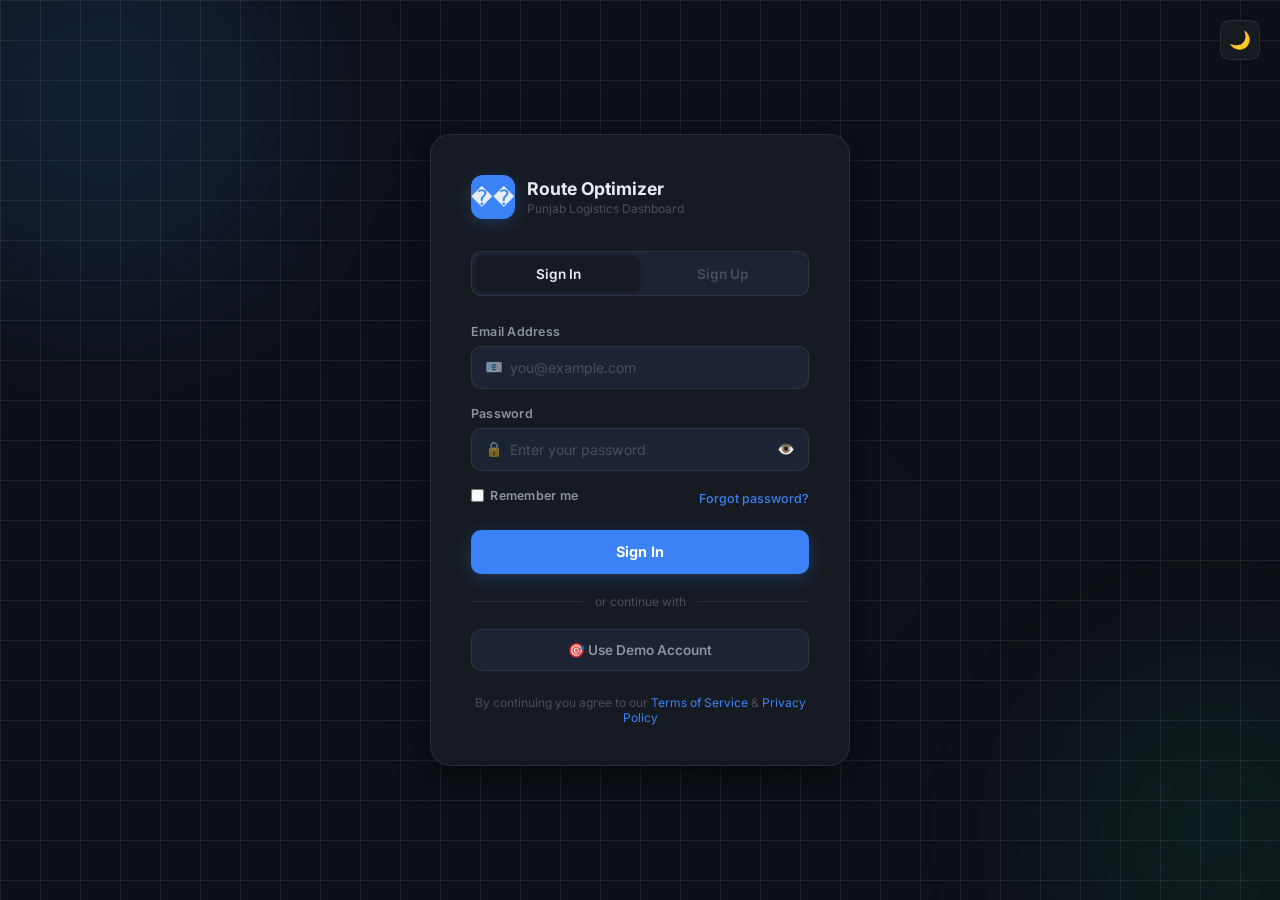
<file: templates/auth.html>
﻿<!DOCTYPE html>
<html lang="en" id="htmlRoot">
<head>
    <meta charset="UTF-8">
    <meta name="viewport" content="width=device-width, initial-scale=1.0">
    <title>Sign In — Route Optimizer</title>
    <link href="https://fonts.googleapis.com/css2?family=Inter:wght@400;500;600;700;800&display=swap" rel="stylesheet">
    <style>
        /* ── Theme Variables ── */
        :root {
            --bg-base:      #0d1117;
            --bg-surface:   #161b22;
            --bg-card:      #21262d;
            --bg-elevated:  #1c2333;
            --brand:        #3b82f6;
            --brand-hover:  #2563eb;
            --brand-glow:   rgba(59,130,246,0.25);
            --accent:       #10b981;
            --danger:       #ef4444;
            --text-primary: #e6edf3;
            --text-secondary:#8b949e;
            --text-muted:   #484f58;
            --border:       rgba(255,255,255,0.08);
            --border-hover: rgba(255,255,255,0.16);
            --shadow-lg:    0 8px 32px rgba(0,0,0,0.6);
            --transition:   all 0.25s cubic-bezier(0.4,0,0.2,1);
        }
        [data-theme="light"] {
            --bg-base:      #f0f4f8;
            --bg-surface:   #ffffff;
            --bg-card:      #ffffff;
            --bg-elevated:  #f6f8fa;
            --brand:        #0969da;
            --brand-hover:  #0550ae;
            --brand-glow:   rgba(9,105,218,0.15);
            --accent:       #1a7f37;
            --danger:       #cf222e;
            --text-primary: #1f2328;
            --text-secondary:#656d76;
            --text-muted:   #8c959f;
            --border:       rgba(31,35,40,0.15);
            --border-hover: rgba(31,35,40,0.28);
            --shadow-lg:    0 8px 32px rgba(31,35,40,0.18);
        }

        *, *::before, *::after { margin:0; padding:0; box-sizing:border-box; }

        body {
            font-family: 'Inter', sans-serif;
            background: var(--bg-base);
            color: var(--text-primary);
            min-height: 100vh;
            display: flex;
            align-items: center;
            justify-content: center;
            transition: background 0.3s ease, color 0.3s ease;
            position: relative;
            overflow: hidden;
        }

        /* Animated background grid */
        body::before {
            content: '';
            position: fixed;
            inset: 0;
            background-image:
                linear-gradient(var(--border) 1px, transparent 1px),
                linear-gradient(90deg, var(--border) 1px, transparent 1px);
            background-size: 40px 40px;
            pointer-events: none;
            z-index: 0;
        }

        /* Glowing orbs */
        .orb {
            position: fixed;
            border-radius: 50%;
            filter: blur(80px);
            pointer-events: none;
            z-index: 0;
            animation: float 8s ease-in-out infinite;
        }
        .orb-1 { width:400px; height:400px; background:rgba(59,130,246,0.12); top:-100px; left:-100px; animation-delay:0s; }
        .orb-2 { width:300px; height:300px; background:rgba(16,185,129,0.08); bottom:-80px; right:-80px; animation-delay:3s; }
        .orb-3 { width:200px; height:200px; background:rgba(168,85,247,0.08); top:50%; left:50%; animation-delay:6s; }

        @keyframes float {
            0%,100% { transform: translateY(0) scale(1); }
            50%      { transform: translateY(-20px) scale(1.05); }
        }

        /* Theme toggle */
        .theme-btn {
            position: fixed;
            top: 1.25rem;
            right: 1.25rem;
            width: 40px; height: 40px;
            border-radius: 10px;
            border: 1px solid var(--border);
            background: var(--bg-surface);
            color: var(--text-secondary);
            font-size: 1.1rem;
            cursor: pointer;
            display: flex; align-items: center; justify-content: center;
            transition: var(--transition);
            z-index: 100;
        }
        .theme-btn:hover { border-color: var(--brand); color: var(--brand); transform: scale(1.05); }

        /* Card */
        .auth-card {
            position: relative;
            z-index: 10;
            width: 100%;
            max-width: 420px;
            background: var(--bg-surface);
            border: 1px solid var(--border);
            border-radius: 20px;
            padding: 2.5rem;
            box-shadow: var(--shadow-lg);
            animation: slideUp 0.4s cubic-bezier(0.4,0,0.2,1);
        }

        @keyframes slideUp {
            from { opacity:0; transform:translateY(24px); }
            to   { opacity:1; transform:translateY(0); }
        }

        /* Logo */
        .logo {
            display: flex;
            align-items: center;
            gap: 0.75rem;
            margin-bottom: 2rem;
        }
        .logo-icon {
            width: 44px; height: 44px;
            background: var(--brand);
            border-radius: 12px;
            display: flex; align-items: center; justify-content: center;
            font-size: 1.3rem;
            box-shadow: 0 4px 16px var(--brand-glow);
            flex-shrink: 0;
        }
        .logo-text h1 { font-size: 1.1rem; font-weight: 700; color: var(--text-primary); }
        .logo-text p  { font-size: 0.75rem; color: var(--text-muted); margin-top: 0.1rem; }

        /* Tabs */
        .tabs {
            display: flex;
            background: var(--bg-elevated);
            border-radius: 10px;
            padding: 4px;
            margin-bottom: 1.75rem;
            border: 1px solid var(--border);
        }
        .tab-btn {
            flex: 1;
            padding: 0.6rem;
            border: none;
            background: transparent;
            color: var(--text-muted);
            font-size: 0.85rem;
            font-weight: 600;
            border-radius: 7px;
            cursor: pointer;
            transition: var(--transition);
            font-family: 'Inter', sans-serif;
        }
        .tab-btn.active {
            background: var(--bg-surface);
            color: var(--text-primary);
            box-shadow: 0 1px 4px rgba(0,0,0,0.3);
        }

        /* Forms */
        .form-panel { display: none; }
        .form-panel.active { display: block; animation: fadeIn 0.25s ease; }

        @keyframes fadeIn { from { opacity:0; } to { opacity:1; } }

        .form-group { margin-bottom: 1.1rem; }

        label {
            display: block;
            font-size: 0.78rem;
            font-weight: 600;
            color: var(--text-secondary);
            margin-bottom: 0.4rem;
            letter-spacing: 0.02em;
        }

        .input-wrap {
            position: relative;
        }
        .input-icon {
            position: absolute;
            left: 0.85rem;
            top: 50%;
            transform: translateY(-50%);
            font-size: 0.9rem;
            pointer-events: none;
            opacity: 0.5;
        }
        input[type="text"],
        input[type="email"],
        input[type="password"] {
            width: 100%;
            padding: 0.75rem 1rem 0.75rem 2.4rem;
            background: var(--bg-elevated);
            border: 1px solid var(--border);
            border-radius: 10px;
            color: var(--text-primary);
            font-size: 0.88rem;
            font-family: 'Inter', sans-serif;
            outline: none;
            transition: var(--transition);
        }
        input::placeholder { color: var(--text-muted); }
        input:focus {
            border-color: var(--brand);
            box-shadow: 0 0 0 3px var(--brand-glow);
        }
        input.error { border-color: var(--danger); box-shadow: 0 0 0 3px rgba(239,68,68,0.15); }

        /* Password toggle */
        .pw-toggle {
            position: absolute;
            right: 0.85rem;
            top: 50%;
            transform: translateY(-50%);
            background: none;
            border: none;
            cursor: pointer;
            font-size: 0.9rem;
            color: var(--text-muted);
            padding: 0;
            transition: var(--transition);
        }
        .pw-toggle:hover { color: var(--text-primary); }

        /* Remember / Forgot row */
        .form-row {
            display: flex;
            justify-content: space-between;
            align-items: center;
            margin-bottom: 1.25rem;
        }
        .remember {
            display: flex;
            align-items: center;
            gap: 0.4rem;
            font-size: 0.78rem;
            color: var(--text-secondary);
            cursor: pointer;
        }
        .remember input { width: auto; padding: 0; }
        .forgot {
            font-size: 0.78rem;
            color: var(--brand);
            text-decoration: none;
            font-weight: 500;
        }
        .forgot:hover { text-decoration: underline; }

        /* Submit button */
        .btn-submit {
            width: 100%;
            padding: 0.85rem;
            background: var(--brand);
            color: #fff;
            border: none;
            border-radius: 10px;
            font-size: 0.9rem;
            font-weight: 700;
            font-family: 'Inter', sans-serif;
            cursor: pointer;
            transition: var(--transition);
            box-shadow: 0 4px 16px var(--brand-glow);
            display: flex;
            align-items: center;
            justify-content: center;
            gap: 0.5rem;
            letter-spacing: 0.01em;
        }
        .btn-submit:hover { background: var(--brand-hover); transform: translateY(-1px); box-shadow: 0 6px 20px var(--brand-glow); }
        .btn-submit:active { transform: translateY(0); }
        .btn-submit:disabled { opacity: 0.6; cursor: not-allowed; transform: none; }

        /* Divider */
        .divider {
            display: flex;
            align-items: center;
            gap: 0.75rem;
            margin: 1.25rem 0;
            color: var(--text-muted);
            font-size: 0.75rem;
        }
        .divider::before, .divider::after {
            content: '';
            flex: 1;
            height: 1px;
            background: var(--border);
        }

        /* Demo login */
        .demo-btn {
            width: 100%;
            padding: 0.75rem;
            background: var(--bg-elevated);
            color: var(--text-secondary);
            border: 1px solid var(--border);
            border-radius: 10px;
            font-size: 0.85rem;
            font-weight: 600;
            font-family: 'Inter', sans-serif;
            cursor: pointer;
            transition: var(--transition);
            display: flex;
            align-items: center;
            justify-content: center;
            gap: 0.5rem;
        }
        .demo-btn:hover { border-color: var(--brand); color: var(--brand); background: var(--bg-card); }

        /* Alert messages */
        .alert {
            padding: 0.75rem 1rem;
            border-radius: 8px;
            font-size: 0.82rem;
            font-weight: 500;
            margin-bottom: 1rem;
            display: none;
            align-items: center;
            gap: 0.5rem;
        }
        .alert.show { display: flex; animation: fadeIn 0.2s ease; }
        .alert-error   { background: rgba(239,68,68,0.1);  border: 1px solid rgba(239,68,68,0.3);  color: #f87171; }
        .alert-success { background: rgba(16,185,129,0.1); border: 1px solid rgba(16,185,129,0.3); color: #34d399; }

        /* Password strength */
        .pw-strength { margin-top: 0.4rem; }
        .pw-strength-bar {
            height: 3px;
            border-radius: 2px;
            background: var(--border);
            overflow: hidden;
            margin-bottom: 0.25rem;
        }
        .pw-strength-fill {
            height: 100%;
            border-radius: 2px;
            transition: width 0.3s ease, background 0.3s ease;
            width: 0%;
        }
        .pw-strength-label { font-size: 0.68rem; color: var(--text-muted); }

        /* Footer */
        .auth-footer {
            text-align: center;
            margin-top: 1.5rem;
            font-size: 0.75rem;
            color: var(--text-muted);
        }
        .auth-footer a { color: var(--brand); text-decoration: none; }
        .auth-footer a:hover { text-decoration: underline; }

        /* Spinner */
        .spinner {
            width: 16px; height: 16px;
            border: 2px solid rgba(255,255,255,0.3);
            border-top-color: #fff;
            border-radius: 50%;
            animation: spin 0.7s linear infinite;
            display: none;
        }
        @keyframes spin { to { transform: rotate(360deg); } }
    </style>
</head>
<body>
    <div class="orb orb-1"></div>
    <div class="orb orb-2"></div>
    <div class="orb orb-3"></div>

    <button class="theme-btn" id="themeBtn" title="Toggle theme">🌙</button>

    <div class="auth-card">
        <!-- Logo -->
        <div class="logo">
            <div class="logo-icon">��</div>
            <div class="logo-text">
                <h1>Route Optimizer</h1>
                <p>Punjab Logistics Dashboard</p>
            </div>
        </div>

        <!-- Tabs -->
        <div class="tabs">
            <button class="tab-btn active" id="tabSignIn" onclick="switchTab('signin')">Sign In</button>
            <button class="tab-btn"        id="tabSignUp" onclick="switchTab('signup')">Sign Up</button>
        </div>

        <!-- Alert -->
        <div class="alert alert-error"   id="alertError">  <span>⚠️</span> <span id="alertErrorMsg"></span></div>
        <div class="alert alert-success" id="alertSuccess"><span>✅</span> <span id="alertSuccessMsg"></span></div>

        <!-- SIGN IN FORM -->
        <div class="form-panel active" id="panelSignin">
            <form id="signinForm" onsubmit="handleSignIn(event)">
                <div class="form-group">
                    <label>Email Address</label>
                    <div class="input-wrap">
                        <span class="input-icon">📧</span>
                        <input type="email" id="siEmail" placeholder="you@example.com" required autocomplete="email">
                    </div>
                </div>
                <div class="form-group">
                    <label>Password</label>
                    <div class="input-wrap">
                        <span class="input-icon">🔒</span>
                        <input type="password" id="siPassword" placeholder="Enter your password" required autocomplete="current-password">
                        <button type="button" class="pw-toggle" onclick="togglePw('siPassword', this)">👁️</button>
                    </div>
                </div>
                <div class="form-row">
                    <label class="remember">
                        <input type="checkbox" id="rememberMe"> Remember me
                    </label>
                    <a href="#" class="forgot" onclick="showForgot()">Forgot password?</a>
                </div>
                <button type="submit" class="btn-submit" id="signinBtn">
                    <span class="spinner" id="signinSpinner"></span>
                    <span id="signinBtnText">Sign In</span>
                </button>
            </form>

            <div class="divider">or continue with</div>
            <button class="demo-btn" onclick="fillDemo()">🎯 Use Demo Account</button>
        </div>

        <!-- SIGN UP FORM -->
        <div class="form-panel" id="panelSignup">
            <form id="signupForm" onsubmit="handleSignUp(event)">
                <div class="form-group">
                    <label>Full Name</label>
                    <div class="input-wrap">
                        <span class="input-icon">👤</span>
                        <input type="text" id="suName" placeholder="Your full name" required autocomplete="name">
                    </div>
                </div>
                <div class="form-group">
                    <label>Email Address</label>
                    <div class="input-wrap">
                        <span class="input-icon">📧</span>
                        <input type="email" id="suEmail" placeholder="you@example.com" required autocomplete="email">
                    </div>
                </div>
                <div class="form-group">
                    <label>Password</label>
                    <div class="input-wrap">
                        <span class="input-icon">🔒</span>
                        <input type="password" id="suPassword" placeholder="Create a strong password" required oninput="checkStrength(this.value)" autocomplete="new-password">
                        <button type="button" class="pw-toggle" onclick="togglePw('suPassword', this)">👁️</button>
                    </div>
                    <div class="pw-strength">
                        <div class="pw-strength-bar"><div class="pw-strength-fill" id="strengthFill"></div></div>
                        <span class="pw-strength-label" id="strengthLabel">Enter a password</span>
                    </div>
                </div>
                <div class="form-group">
                    <label>Confirm Password</label>
                    <div class="input-wrap">
                        <span class="input-icon">🔒</span>
                        <input type="password" id="suConfirm" placeholder="Repeat your password" required autocomplete="new-password">
                        <button type="button" class="pw-toggle" onclick="togglePw('suConfirm', this)">👁️</button>
                    </div>
                </div>
                <button type="submit" class="btn-submit" id="signupBtn">
                    <span class="spinner" id="signupSpinner"></span>
                    <span id="signupBtnText">Create Account</span>
                </button>
            </form>
        </div>

        <div class="auth-footer">
            By continuing you agree to our <a href="#">Terms of Service</a> &amp; <a href="#">Privacy Policy</a>
        </div>
    </div>

    <script>
        // ── Theme ──────────────────────────────────────────────────────────
        const themeBtn = document.getElementById('themeBtn');
        const root     = document.getElementById('htmlRoot');
        const saved    = localStorage.getItem('routeOptimizerTheme') || 'dark';

        const applyTheme = (t) => {
            if (t === 'light') {
                root.setAttribute('data-theme', 'light');
                themeBtn.textContent = '☀️';
            } else {
                root.removeAttribute('data-theme');
                themeBtn.textContent = '🌙';
            }
            localStorage.setItem('routeOptimizerTheme', t);
        };

        applyTheme(saved);
        themeBtn.addEventListener('click', () => {
            applyTheme(localStorage.getItem('routeOptimizerTheme') === 'light' ? 'dark' : 'light');
        });

        // ── Tab switching ──────────────────────────────────────────────────
        function switchTab(tab) {
            document.getElementById('panelSignin').classList.toggle('active', tab === 'signin');
            document.getElementById('panelSignup').classList.toggle('active', tab === 'signup');
            document.getElementById('tabSignIn').classList.toggle('active', tab === 'signin');
            document.getElementById('tabSignUp').classList.toggle('active', tab === 'signup');
            hideAlerts();
        }

        // ── Alerts ─────────────────────────────────────────────────────────
        function showError(msg)   { const a = document.getElementById('alertError');   document.getElementById('alertErrorMsg').textContent   = msg; a.classList.add('show'); }
        function showSuccess(msg) { const a = document.getElementById('alertSuccess'); document.getElementById('alertSuccessMsg').textContent = msg; a.classList.add('show'); }
        function hideAlerts()     { document.getElementById('alertError').classList.remove('show'); document.getElementById('alertSuccess').classList.remove('show'); }

        // ── Password toggle ────────────────────────────────────────────────
        function togglePw(id, btn) {
            const inp = document.getElementById(id);
            if (inp.type === 'password') { inp.type = 'text';     btn.textContent = '🙈'; }
            else                         { inp.type = 'password'; btn.textContent = '👁️'; }
        }

        // ── Password strength ──────────────────────────────────────────────
        function checkStrength(val) {
            const fill  = document.getElementById('strengthFill');
            const label = document.getElementById('strengthLabel');
            let score = 0;
            if (val.length >= 8)          score++;
            if (/[A-Z]/.test(val))        score++;
            if (/[0-9]/.test(val))        score++;
            if (/[^A-Za-z0-9]/.test(val)) score++;
            const levels = [
                { pct: '0%',   color: '#ef4444', text: 'Too short' },
                { pct: '25%',  color: '#ef4444', text: 'Weak' },
                { pct: '50%',  color: '#f59e0b', text: 'Fair' },
                { pct: '75%',  color: '#3b82f6', text: 'Good' },
                { pct: '100%', color: '#10b981', text: 'Strong 💪' },
            ];
            const l = levels[val.length === 0 ? 0 : score];
            fill.style.width    = l.pct;
            fill.style.background = l.color;
            label.textContent   = l.text;
            label.style.color   = l.color;
        }

        // ── Demo fill ──────────────────────────────────────────────────────
        function fillDemo() {
            document.getElementById('siEmail').value    = 'demo@routeoptimizer.com';
            document.getElementById('siPassword').value = 'Demo@1234';
            hideAlerts();
        }

        // ── Forgot password ────────────────────────────────────────────────
        function showForgot() {
            showSuccess('Password reset link sent! Check your email.');
        }

        // ── Loading state ──────────────────────────────────────────────────
        function setLoading(formType, loading) {
            const btn      = document.getElementById(formType + 'Btn');
            const spinner  = document.getElementById(formType + 'Spinner');
            const btnText  = document.getElementById(formType + 'BtnText');
            btn.disabled         = loading;
            spinner.style.display = loading ? 'block' : 'none';
            btnText.textContent  = loading
                ? (formType === 'signin' ? 'Signing in...' : 'Creating account...')
                : (formType === 'signin' ? 'Sign In' : 'Create Account');
        }

        // ── Sign In ────────────────────────────────────────────────────────
        async function handleSignIn(e) {
            e.preventDefault();
            hideAlerts();
            const email    = document.getElementById('siEmail').value.trim();
            const password = document.getElementById('siPassword').value;
            const remember = document.getElementById('rememberMe').checked;

            setLoading('signin', true);
            try {
                const res  = await fetch('/auth/login', {
                    method: 'POST',
                    headers: { 'Content-Type': 'application/json' },
                    body: JSON.stringify({ email, password, remember })
                });
                const data = await res.json();
                if (res.ok) {
                    showSuccess('Welcome back! Redirecting...');
                    setTimeout(() => window.location.href = '/', 800);
                } else {
                    showError(data.error || 'Invalid email or password.');
                }
            } catch {
                showError('Network error. Please try again.');
            } finally {
                setLoading('signin', false);
            }
        }

        // ── Sign Up ────────────────────────────────────────────────────────
        async function handleSignUp(e) {
            e.preventDefault();
            hideAlerts();
            const name     = document.getElementById('suName').value.trim();
            const email    = document.getElementById('suEmail').value.trim();
            const password = document.getElementById('suPassword').value;
            const confirm  = document.getElementById('suConfirm').value;

            if (password !== confirm) { showError('Passwords do not match.'); return; }
            if (password.length < 6)  { showError('Password must be at least 6 characters.'); return; }

            setLoading('signup', true);
            try {
                const res  = await fetch('/auth/register', {
                    method: 'POST',
                    headers: { 'Content-Type': 'application/json' },
                    body: JSON.stringify({ name, email, password })
                });
                const data = await res.json();
                if (res.ok) {
                    showSuccess('Account created! Signing you in...');
                    setTimeout(() => window.location.href = '/', 900);
                } else {
                    showError(data.error || 'Registration failed.');
                }
            } catch {
                showError('Network error. Please try again.');
            } finally {
                setLoading('signup', false);
            }
        }
    </script>
</body>
</html>
</file>
